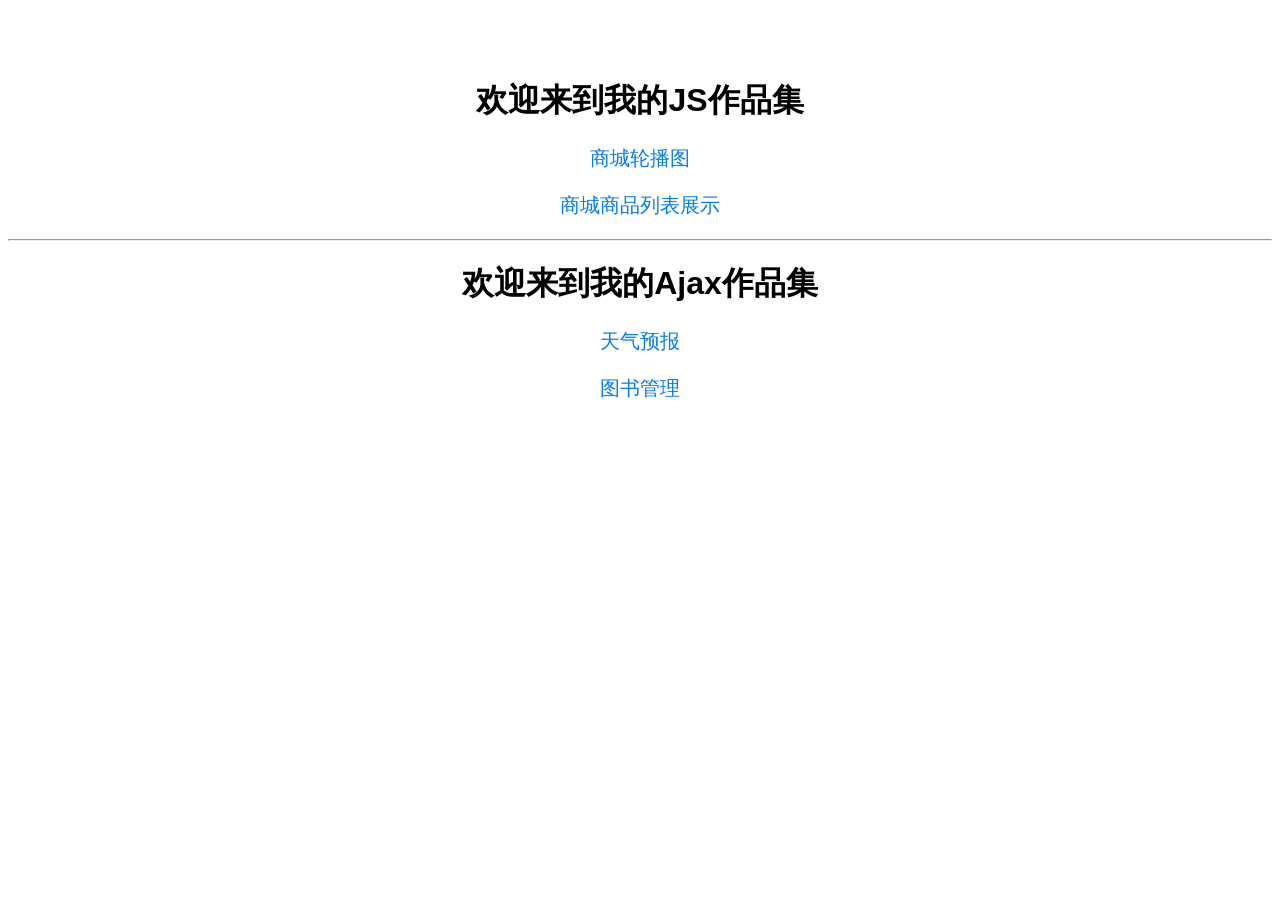
<file: index.html>
<!DOCTYPE html>
<html lang="en">
<head>
    <meta charset="UTF-8">
    <meta name="viewport" content="width=device-width, initial-scale=1.0">
    <title>前端项目</title>
    <style>
        body { font-family: sans-serif; text-align: center; padding-top: 50px; }
        ul { list-style: none; padding: 0; }
        li { margin: 20px 0; }
        a { text-decoration: none; color: #007bff; font-size: 20px; }
        a:hover { text-decoration: underline; }
    </style>
</head>
<body>
    <h1>欢迎来到我的JS作品集</h1>
    <ul>
        <li><a href="./banners/index.html">商城轮播图</a></li>
        <li><a href="./goodsList/index.html">商城商品列表展示</a></li>
    </ul>
    <hr/>
    <h1>欢迎来到我的Ajax作品集</h1>
    <ul>
        <li><a href="./weather/index.html">天气预报</a></li>
        <li><a href="./booksManage/index.html">图书管理</a></li>
    </ul>
</body>
</html>
</file>
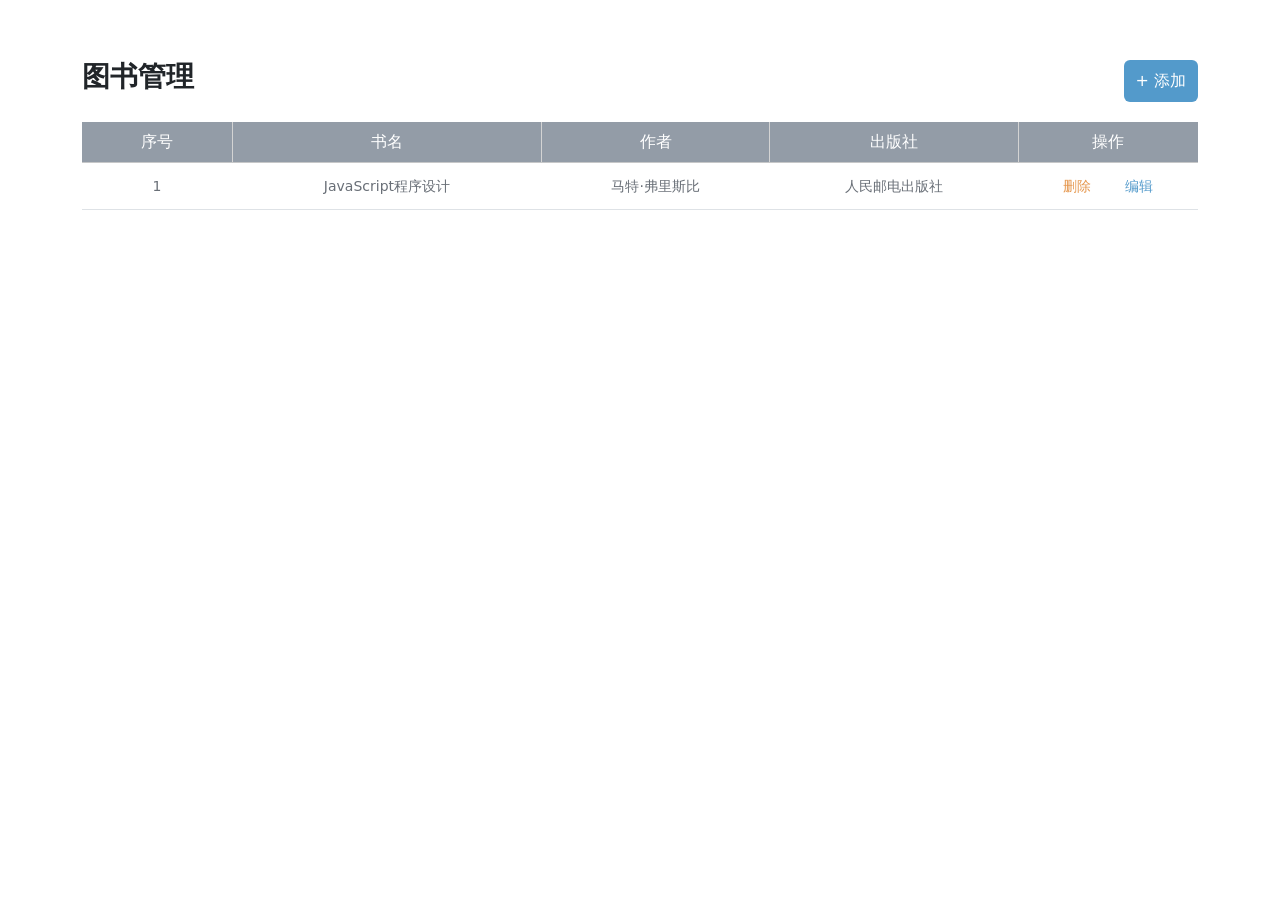
<file: booksManage/index.html>
<!DOCTYPE html>
<html lang="en">

<head>
  <meta charset="UTF-8">
  <meta http-equiv="X-UA-Compatible" content="IE=edge">
  <meta name="viewport" content="width=device-width, initial-scale=1.0">
  <title>案例-图书管理</title>
  <!-- 字体图标 -->
  <link rel="stylesheet" href="https://at.alicdn.com/t/c/font_3736758_vxpb728fcyh.css">
  <!-- 引入bootstrap.css -->
  <link href="https://cdn.bootcdn.net/ajax/libs/twitter-bootstrap/5.2.3/css/bootstrap.min.css" rel="stylesheet">
  <!-- 核心样式 -->
  <link rel="stylesheet" href="./index.css">
</head>

<body>
  <!-- 主体区域 -->
  <div class="container">
    <!-- 头部标题和添加按钮 -->
    <div class="top">
      <h3>图书管理</h3>
      <button type="button" class="btn btn-primary plus-btn" data-bs-toggle="modal" data-bs-target=".add-modal"> + 添加
      </button>
    </div>
    <!-- 数据列表 -->
    <table class="table">
      <thead class="table-light">
        <tr>
          <th style="width: 150px;">序号</th>
          <th>书名</th>
          <th>作者</th>
          <th>出版社</th>
          <th style="width: 180px;">操作</th>
        </tr>
      </thead>
      <tbody class="list">
        <tr>
          <td>1</td>
          <td>JavaScript程序设计</td>
          <td>马特·弗里斯比</td>
          <td>人民邮电出版社</td>
          <td>
            <span class="del">删除</span>
            <span class="edit">编辑</span>
          </td>
        </tr>
      </tbody>
    </table>
  </div>
  <!-- 新增-弹出框 -->
  <div class="modal fade add-modal">
    <!-- 中间白色区域 -->
    <div class="modal-dialog">
      <div class="modal-content">
        <div class="modal-header top">
          <span>添加图书</span>
          <button type="button" class="btn-close" aria-label="Close" data-bs-dismiss="modal"></button>
        </div>
        <div class="modal-body form-wrap">
          <!-- 新增表单 -->
          <form class="add-form">
            <div class="mb-3">
              <label for="bookname" class="form-label">书名</label>
              <input type="text" class="form-control bookname" placeholder="请输入书籍名称" name="bookname">
            </div>
            <div class="mb-3">
              <label for="author" class="form-label">作者</label>
              <input type="text" class="form-control author" placeholder="请输入作者名称" name="author">
            </div>
            <div class="mb-3">
              <label for="publisher" class="form-label">出版社</label>
              <input type="text" class="form-control publisher" placeholder="请输入出版社名称" name="publisher">
            </div>
          </form>
        </div>
        <div class="modal-footer btn-group">
          <button type="button" class="btn btn-primary" data-bs-dismiss="modal"> 取消 </button>
          <button type="button" class="btn btn-primary add-btn"> 保存 </button>
        </div>
      </div>
    </div>
  </div>
  <!-- 编辑-弹出框 -->
  <div class="modal fade edit-modal">
    <!-- 中间白色区域 -->
    <div class="modal-dialog">
      <div class="modal-content">
        <div class="modal-header top">
          <span>编辑图书</span>
          <button type="button" class="btn-close" aria-label="Close" data-bs-dismiss="modal"></button>
        </div>
        <div class="modal-body form-wrap">
          <!-- 编辑表单 -->
          <form class="edit-form">
            <input type="hidden" class="id" name="id">
            <div class="mb-3">
              <label for="bookname" class="form-label">书名</label>
              <input type="text" class="form-control bookname" placeholder="请输入书籍名称" name="bookname">
            </div>
            <div class="mb-3">
              <label for="author" class="form-label">作者</label>
              <input type="text" class="form-control author" placeholder="请输入作者名称" name="author">
            </div>
            <div class="mb-3">
              <label for="publisher" class="form-label">出版社</label>
              <input type="text" class="form-control publisher" placeholder="请输入出版社名称" name="publisher">
            </div>
          </form>
        </div>
        <div class="modal-footer btn-group">
          <button type="button" class="btn btn-primary" data-bs-dismiss="modal"> 取消 </button>
          <button type="button" class="btn btn-primary edit-btn"> 修改 </button>
        </div>
      </div>
    </div>
  </div>
  <script src="https://cdn.bootcdn.net/ajax/libs/axios/1.2.0/axios.min.js"></script>
  <script src="./js/form-serialize.js"></script>
  <script src="https://cdn.bootcdn.net/ajax/libs/twitter-bootstrap/5.2.3/js/bootstrap.min.js"></script>
  <!-- 核心逻辑 -->
  <script src="./js/index.js"></script>
</body>

</html>
</file>
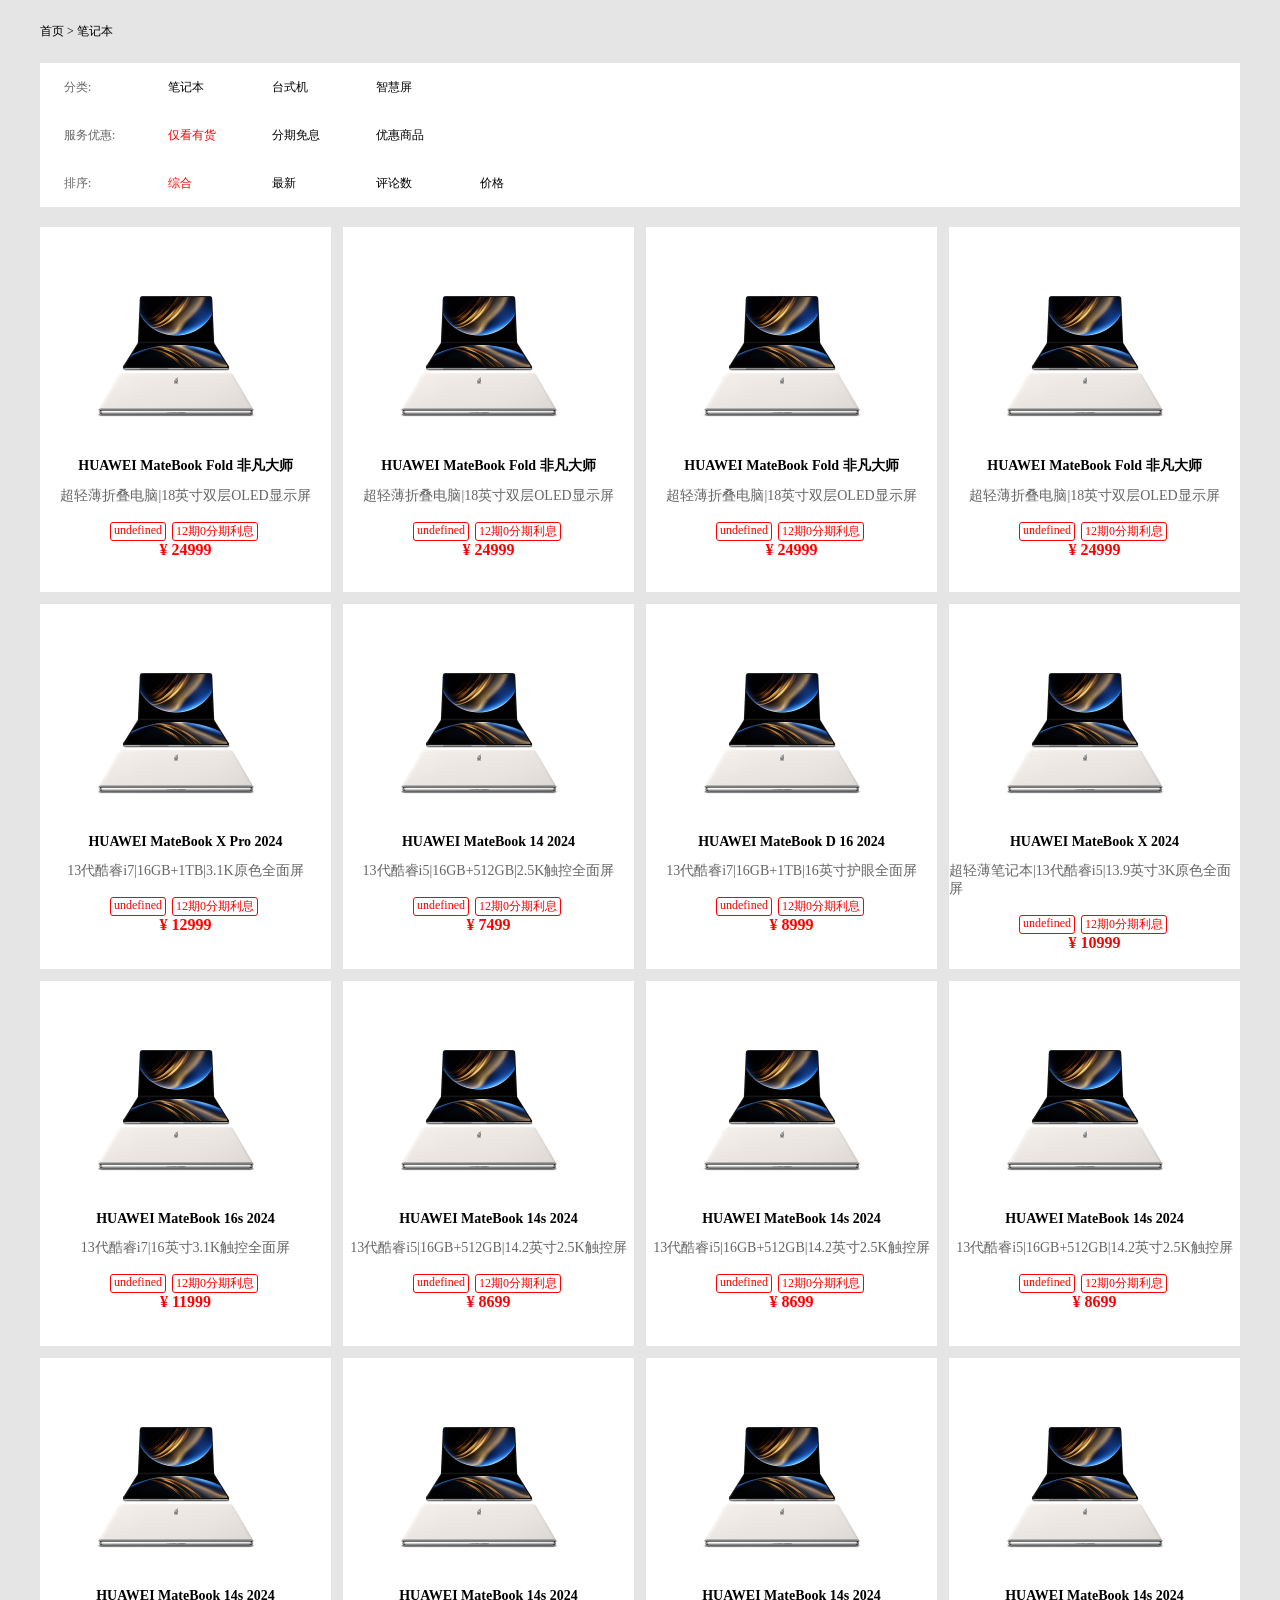
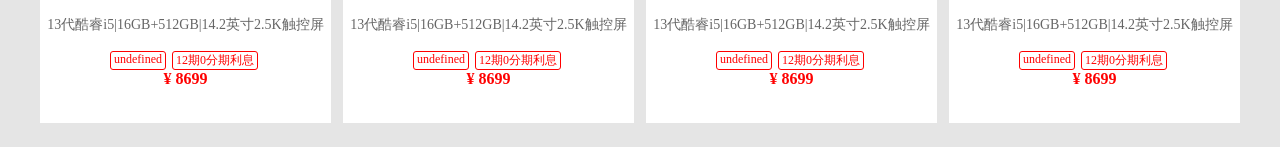
<file: goodsList/index.html>
<!DOCTYPE html>
<html lang="en">
<head>
    <meta charset="UTF-8">
    <meta name="viewport" content="width=device-width, initial-scale=1.0">
    <title>Document</title>
   <link rel="stylesheet" href="./css/reset.css">
   <link rel="stylesheet" href="./css/common.css">
   <link rel="stylesheet" href="./css/product.css"> 
</head>
<body>
    <!-- 商品展示 -->
      <div class="wrapper">
        <!-- 面包屑导航 -->
        <div class="crumbs">
        <span class="item">首页</span>
        <span>&gt;</span>
        <span class="item">笔记本</span>
        </div>
      <!-- 对内容的操作-->
       <div class="operation">
        <ul class="row category">
            <li class="item">分类: </li>
            <li class="item">笔记本</li>
            <li class="item">台式机</li>
            <li class="item">智慧屏</li>
        </ul> 
        <ul class="row discounty">
            <li class="item">服务优惠: </li>
            <li class="item active">仅看有货</li>
            <li class="item">分期免息</li>
            <li class="item">优惠商品</li>
        </ul>
         <ul class="row sort">
            <li class="item">排序: </li>
            <li class="item active">综合</li>
            <li class="item">最新</li>
            <li class="item">评论数</li>
            <li class="item">价格</li>

         </ul>
       </div>
        <!-- 商品列表 -->
         <ul class="product">      
         </ul> 
          </div>
        <script src="./Json/product_data.js"></script>
       <script>
            //资源服务器路径
            var serverPath="https://res.vmallres.com/pimages"
            //1.动态展示商品列表数据
            var productsEl = document.querySelector(".product");
            //2.服务优惠的筛选
            var operationEl = document.querySelector(".operation");
            var discountEl = operationEl.querySelector(".discounty");
            var discountFilters = []
            for (var i = 1;i<discountEl.children.length;i++){
                var discountItemEl = discountEl.children[i];
                discountItemEl.onclick=function(){
                    this.classList.toggle("active");
                    if(this.classList.contains("active")){
                        discountFilters.push(this.textContent.trim());
                    }else{
                     var filterItem = this.textContent.trim();
                     var filterIndex = discountFilters.findIndex(function(item){
                        return item === filterItem
                     })
                     discountFilters.splice(filterIndex,1);
                    }
                    //过滤resultList
                     filterResultList(); // 修复：调用正确的函数名
                }
                    
            }
            //3.根据服务优惠的筛选结果展示商品
            //封装过滤函数
            //思路:  1.获取服务优惠中的item
                //   2.监听item的的点击 *切换active
                //   3.根据item的点击获取filterItem *将其放在一个数组里面
                //   4.根据最新的filter,过滤数据 *filterResultListAction
                //   5.根据最新的过滤结果展示商品 *showResultListAction
            var showResultList= resultList;
            function filterResultList( ) {
                showResultList=resultList.filter(function(item){ // 修复：更新全局变量而不是创建局部变量
                    var isFlag = true
                 for(var filterItem of discountFilters){
                    if(!item.service.includes(filterItem)){
                        isFlag = false
                        break
                    }
                 }
                 return isFlag
                })
               showResultListAction()
            }
             //4./封装函数 通过for循环展示商品
           showResultListAction()
           function showResultListAction() {
            productsEl.innerHTML="";
              for (var i=0 ; i<showResultList.products.length;i++){
                //获取一条数据
                var resultItem = showResultList.products[i];
                //将一条数据转成界面一个item
               var itmlEl=document.createElement("li");
                itmlEl.className="item";
                //将item添加到商品列表中
                productsEl.appendChild(itmlEl);
                itmlEl.innerHTML=`
                 <li class="item">
                <a href="#">
                   <img class="album" src="./img/product_01.png" alt="">
                    <div class="name">${resultItem.name}</div>
                    <div class="discount">${resultItem.description}</div>
                    <div class="service">
                        <span class="tip">${resultItem.service}</span>
                        <span class="tip">12期0分期利息</span>
                    </div>
                           <div class="price">¥ ${resultItem.price}</div>
                </a>
            </li>
                `
                }
                  //添加空的item
             for (var i=0;i<3;i++){
                var itemEl = document.createElement("li")
                itemEl.classList.add("item")
                itemEl.classList.add("empty")
                productsEl.append(itemEl)
             }

           }
        </script>
</body>
</html>
</file>
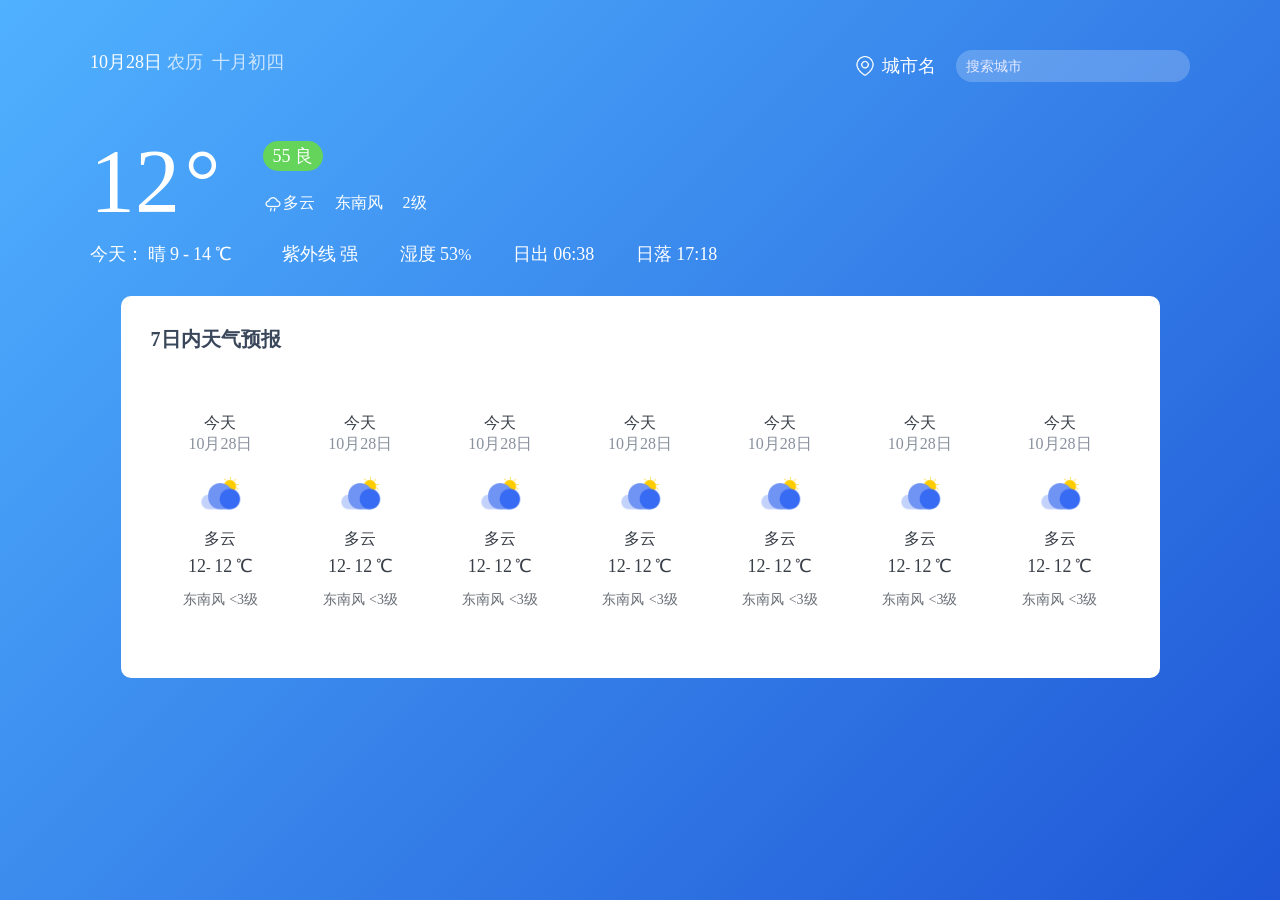
<file: weather/index.html>
<!DOCTYPE html>
<html lang="zh-CN">

<head>
  <meta charset="UTF-8">
  <meta http-equiv="X-UA-Compatible" content="IE=edge">
  <meta name="viewport" content="width=device-width, initial-scale=1.0">
  <link rel="stylesheet" href="./css/reset.css">
  <link rel="stylesheet" href="./css/index.css">
  <title>案例_天气预报</title>
</head>

<body>
  <div class="container">
    <!-- 顶部 -->
    <div class="top-box">
      <div class="title">
        <span class="dateShort">10月28日</span>
        <span class="calendar">农历&nbsp;
          <span class="dateLunar">十月初四</span>
        </span>
      </div>
      <div class="search-box">
        <div class="location">
          <img src="./imgs/定位.png" alt="">
          <span class="area">城市名</span>
        </div>
        <!-- 搜索框+搜索列表 -->
        <div class="search">
          <input type="text" class="search-city" placeholder="搜索城市">
          <ul class="search-list">
            <li class="city-item">北京市</li>
          </ul>
        </div>
      </div>
    </div>
    <!-- 当前天气 -->
    <div class="weather-box">
      <div class="tem-box">
        <span class="temp">
          <span class="temperature">12</span>
          <span>°</span>
        </span>
      </div>
      <div class="climate-box">
        <div class="air">
          <span class="psPm25">55</span>
          <span class="psPm25Level">良</span>
        </div>
        <ul class="weather-list">
          <li>
            <img src="./imgs/小雨-line.png" class="weatherImg" alt="">
            <span class="weather">多云</span>
          </li>
          <li class="windDirection">东南风</li>
          <li class="windPower">2级</li>
        </ul>
      </div>
    </div>
    <div class="today-weather">
      <div class="range-box">
        <span>今天：</span>
        <span class="range">
          <span class="weather">晴</span>
          <span class="temNight">9</span>
          <span>-</span>
          <span class="temDay">14</span>
          <span>℃</span>
        </span>
      </div>
      <ul class="sun-list">
        <li>
          <span>紫外线</span>
          <span class="ultraviolet">强</span>
        </li>
        <li>
          <span>湿度</span>
          <span class="humidity">53</span>%
        </li>
        <li>
          <span>日出</span>
          <span class="sunriseTime">06:38</span>
        </li>
        <li>
          <span>日落</span>
          <span class="sunsetTime">17:18</span>
        </li>
      </ul>
    </div>
    <!-- 周天气预报 -->
    <div class="week-weather-box">
      <div class="title">7日内天气预报</div>
      <ul class="week-wrap">
        <li class="item">
          <div class="date-box">
            <span class="dateFormat">今天</span>
            <span class="date">10月28日</span>
          </div>
          <img src="./imgs/多云.png" alt="" class="weatherImg">
          <span class="weather">多云</span>
          <div class="temp">
            <span class="temNight">12</span>-
            <span class="temDay">12</span>
            <span>℃</span>
          </div>
          <div class="wind">
            <span class="windDirection">东南风</span>
            <span class="windPower">&lt;3级</span>
          </div>
        </li>
        <li class="item">
          <div class="date-box">
            <span class="dateFormat">今天</span>
            <span class="date">10月28日</span>
          </div>
          <img src="./imgs/多云.png" alt="" class="weatherImg">
          <span class="weather">多云</span>
          <div class="temp">
            <span class="temDay">12</span>-
            <span class="temNight">12</span>
            <span>℃</span>
          </div>
          <div class="wind">
            <span class="windDirection">东南风</span>
            <span class="windPower">&lt;3级</span>
          </div>
        </li>
        <li class="item">
          <div class="date-box">
            <span class="dateFormat">今天</span>
            <span class="date">10月28日</span>
          </div>
          <img src="./imgs/多云.png" alt="" class="weatherImg">
          <span class="weather">多云</span>
          <div class="temp">
            <span class="temDay">12</span>-
            <span class="temNight">12</span>
            <span>℃</span>
          </div>
          <div class="wind">
            <span class="windDirection">东南风</span>
            <span class="windPower">&lt;3级</span>
          </div>
        </li>
        <li class="item">
          <div class="date-box">
            <span class="dateFormat">今天</span>
            <span class="date">10月28日</span>
          </div>
          <img src="./imgs/多云.png" alt="" class="weatherImg">
          <span class="weather">多云</span>
          <div class="temp">
            <span class="temDay">12</span>-
            <span class="temNight">12</span>
            <span>℃</span>
          </div>
          <div class="wind">
            <span class="windDirection">东南风</span>
            <span class="windPower">&lt;3级</span>
          </div>
        </li>
        <li class="item">
          <div class="date-box">
            <span class="dateFormat">今天</span>
            <span class="date">10月28日</span>
          </div>
          <img src="./imgs/多云.png" alt="" class="weatherImg">
          <span class="weather">多云</span>
          <div class="temp">
            <span class="temDay">12</span>-
            <span class="temNight">12</span>
            <span>℃</span>
          </div>
          <div class="wind">
            <span class="windDirection">东南风</span>
            <span class="windPower">&lt;3级</span>
          </div>
        </li>
        <li class="item">
          <div class="date-box">
            <span class="dateFormat">今天</span>
            <span class="date">10月28日</span>
          </div>
          <img src="./imgs/多云.png" alt="" class="weatherImg">
          <span class="weather">多云</span>
          <div class="temp">
            <span class="temDay">12</span>-
            <span class="temNight">12</span>
            <span>℃</span>
          </div>
          <div class="wind">
            <span class="windDirection">东南风</span>
            <span class="windPower">&lt;3级</span>
          </div>
        </li>
        <li class="item">
          <div class="date-box">
            <span class="dateFormat">今天</span>
            <span class="date">10月28日</span>
          </div>
          <img src="./imgs/多云.png" alt="" class="weatherImg">
          <span class="weather">多云</span>
          <div class="temp">
            <span class="temDay">12</span>-
            <span class="temNight">12</span>
            <span>℃</span>
          </div>
          <div class="wind">
            <span class="windDirection">东南风</span>
            <span class="windPower">&lt;3级</span>
          </div>
        </li>
      </ul>
    </div>
  </div>
  <!-- 自己封装myAxios函数 -->
  <script src="./js/my-axios.js"></script>
  <!-- 搜索框+下拉菜单出现逻辑 -->
  <script src="./js/search.js"></script>
  <!-- 核心js -->
  <script src="./js/index.js"></script>
</body>

</html>
</file>
<file: booksManage/index.css>
/* 公共*/
html,
body {
  width: 100%;
  height: 100%;
}

.container {
  width: 1340px;
  margin: 0 auto;
  padding-top: 60px;
  box-sizing: border-box;
}

/* alert提示框 */
.toast {
  position: fixed;
  top: 20px;
  left: 50%;
  transform: translateX(-50%);
}

.toast .toast-body {
  padding: 0 !important;
}

.toast .alert-success {
  margin-bottom: 0 !important;
}

/* 头部导航 */
.container .top {
  display: flex;
  justify-content: space-between;
}

.container .top h3 {
  font-weight: 900;
}

.container .top .plus-btn {
  background-color: #539ACB !important;
  color: #fff;
  border: none;
}

/* 表格部分 */
.table {
  margin-top: 20px;
  text-align: center;
  font-size: 14px;
}

.table-light th {
  background-color: #939CA7 !important;
  color: #ffffff;
  font-family: PingFangSC-Medium;
  font-size: 16px;
  text-align: center;
  font-weight: 500;
  border-right: 1px solid lightgray;
}

.table-light th:last-of-type {
  border-right: none;
}

/* 表格内容 */
.table tbody td {
  color: #696F77;
}

.table .del {
  color: #E5964C;
  margin-right: 30px;
}

.table .edit {
  color: #539ACB;
}

.table tbody tr {
  height: 30px;
  line-height: 30px;
}

.table tbody tr td:last-of-type span {
  cursor: pointer;
}

/* 弹出层 */
.modal .top {
  display: flex;
  justify-content: center;
  background-color: #F0F3F7;
  padding: 15px 0;
  width: 100%;
  position: relative;
  color: #1E2023;
}

/* 右上角-关闭按钮 */
.modal .btn-close {
  font-size: 12px;
  position: absolute;
  top: 50%;
  transform: translateY(-50%);
  right: 23px;
  /* 覆盖bootstrap样式 */
  margin: 0;
  padding: 0;
}

/* 表单容器 */
.form-wrap {
  box-sizing: border-box;
  background-color: white;
  padding: 40px;
}

.form-wrap .form-label {
  color: #696F77;
}

/* 修改输入框默认占位文字
    webkit内核, firefox18-, firfox19+, 其他
    */
.form-wrap input::-webkit-input-placeholder {
  color: #BFBFBF !important;
  font-size: 14px;
}


/* 底部按钮组 */
.modal-footer{
  border-top: 0;
}
.btn-group {
  text-align: center;
  width: 100%;
}

/* 修改bs的按钮弹性布局-改成自己设置大小 */
.btn-group,
.btn-group-vertical {
  display: block;
}

.btn-group button {
  width: 120px
}

.btn-group button:first-of-type {
  border: 1px solid #E3E3E3;
  background-color: #fff;
  color: black;
  margin-right: 60px;
}

.btn-group button:last-of-type {
  background-color: #539ACB;
}

.alert-success {
  border-color: transparent;
}

.toast {
  border: none;
}
</file>
<file: goodsList/css/common.css>
body {
    font-size: 14px;
    background-color: #e5e5e5;
}
.wrapper {
    width: 1200px;
    margin: 0 auto;
}
</file>
<file: goodsList/css/product.css>
.crumbs {
        height: 63px;
        line-height: 63px;
        font-size: 12px;
    }
    .crumbs .item:last-child {
        color:  #000;
    }
    .operation {
    background-color:  #fff;
    padding: 0 24px;
    }
     .operation .row li.item {
            cursor: pointer;
        }
    .operation > .row {
        display: flex;
    }
    .operation > .row .item {
        width: 104px;
        height: 48px;
        line-height: 48px;
        font-size: 12px;
        color: #000;
    }
        .operation > .row .item:first-child {
            color: #666;
            cursor: auto;
        }
        .operation > .row .item.active {
            color: red;
        }
        .product {
            display: flex;
            flex-wrap: wrap;
            margin-top: 20px;
            justify-content: space-between;
        }
        .product > .item {
            width: 291px;
            height: 365px;
            background-color: #fff;
            margin-bottom: 12px;
        }
        .product >.item.empty{
            height: 0;
        }
        .product > .item:hover {
            box-shadow: 0 0 10px 5px rgba(0, 0, 0, .1);
        }
        .product > .item a{
            display: flex;
            flex-direction: column;
            align-items: center;
        }
        .product > .item .album{
            height: 200px;
            width: 200px;
            margin:30px 20px 0 0;
        }
        .product > .item .name{
            font-weight: 700;
            color: #000;
        }
        .product > .item .discount{
            margin: 12px 0;
            color: #666;
        }
        .product > .item .price{
            font-weight: 700;
            font-size: 16px;
            color: red;
        }
        .product > .item .service{
            display: flex;
            justify-content: center;
            margin: 5px 3px 0 0;
        }
        .product > .item .service .tip{
            margin: 0 3px;
            padding: 0 3px;
            font-size: 12px;
            border: 1px solid red;
            border-radius: 3px;
            color: red;
        }
</file>
<file: weather/css/index.css>
html,
body {
  height: 100%;
}

body {
  background-image: linear-gradient(135deg, #50B1FF 0%, #1F57D6 100%);
}

.container {
  width: 1200px;
  margin: 0 auto;
  height: 100%;
}

/* 顶部 */
.top-box {
  display: flex;
  padding: 50px;
  justify-content: space-between;
}

/* 日期 */
.top-box .title .data {
  color: white;
  margin-right: 20px;
}

/* 农历 */
.top-box .title .calendar {
  opacity: .72;
}

/* 搜索区域 */
.search-box {
  display: flex;
  justify-content: space-between;
  align-items: center;
}

.search-box .location {
  display: flex;
  align-items: center;
  margin-right: 20px;
  font-size: 16px;
}

.search-box .location img {
  width: 20px;
  height: 20px;
  margin-right: 7.1px;
}

.search-box .search-city {
  width: 234px;
  height: 32px;
  border: none;
  border-radius: 16px;
  padding-left: 10px;
  background-color: rgba(255, 255, 255, .2);
  color: white;
  font-size: 14px;
}

.search {
  position: relative;
}

/* 搜索列表 */
.search-list {
  width: 100%;
  height: 200px;
  overflow-y: scroll;
  background-color: #fff;
  position: absolute;
  left: 0;
  top: 40px;
  display: none;
}
.search-list.show{
  display: block;
}
.search-list::-webkit-scrollbar{
  display: none;
}
.search-list li{
  color: black;
  font-size: 14px;
  padding: 15px 10px;
}
.search-list li:hover{
  background-color: lightgray;
}

/* 当前天气 */
.weather-box {
  display: flex;
  padding-left: 50px;
  align-items: flex-end;
}

.weather-box .tem-box {
  margin-right: 42px;
  display: flex;
  flex-direction: column;
}

.weather-box .tem-box .temp span{
  font-size: 90px;
  display: inline-block;
  height: 100px;
  margin-bottom: 10px;
  line-height: 100px;
}

.climate-box .air {
  display: inline;
  padding: 5px 10px;
  height: 32px;
  border-radius: 16px;
  background: #65D45A;
  text-align: center;
  line-height: 32px;
  font-family: PingFangSC-Medium;
  font-size: 18px;
  color: #FFFFFF;
  letter-spacing: 0;
  font-weight: 500;
}

.climate-box .weather-list {
  display: flex;
  align-items: flex-end;
  margin-top: 21px;
  margin-bottom: 28px;
}

.climate-box .weather-list li img {
  width: 20px;
  height: 20px;
}

.climate-box .weather-list li {
  margin-right: 20px;
}

.climate-box .weather-list li,
.climate-box .weather-list span {
  display: flex;
  align-items: center;
  font-size: 16px;
}

/* 今日详细天气 */
.today-weather{
  display: flex;
  padding-left: 50px;
}
.today-weather .range-box,
.today-weather .range {
  font-size: 16px;
}

.today-weather .sun-list {
  display: flex;
  align-items: center;
  margin-left: 50px;
}

.today-weather .sun-list li {
  font-size: 16px;
  margin-right: 42px;
}

/* 周天气预报 */
.week-weather-box {
  height: 382px;
  border-radius: 10px;
  background-color: #fff;
  width: 1039px;
  margin: 30px auto;
  padding: 30px;
}
.week-weather-box .title {
  font-size: 20px;
  color: #3A475A;
  letter-spacing: 0;
  font-weight: 600;
}
/* 列表 */
.week-wrap {
  display: flex;
  margin: 0 auto;
  margin-top: 30px;
}
.week-wrap .item {
  width: 150px;
  height: 254px;
  cursor: pointer;
  text-align: center;
  display: flex;
  flex-direction: column;
  align-items: center;
  padding-top: 30px;
}
.week-wrap .item:hover {
  background: #F7FAFF;
  border-radius: 10px;
}

.week-wrap .item span{
  color: #393F48;
}

.week-wrap .item .date-box {
  display: flex;
  flex-direction: column;
  align-items: center;
  margin-bottom: 4px;
}

.week-wrap .item .date-box .dateFormat {
  font-size: 16px;
  color: #393F48;
  letter-spacing: 0;
  text-align: center;
  font-weight: 400;
}
.week-wrap .item .date-box .date {
  font-size: 16px;
  color: #88909D;
  letter-spacing: 0;
  text-align: center;
  font-weight: 400;
}

.week-wrap .item img {
  width: 46px;
  height: 46px;
  margin: 12px 0 12px;
}

.week-wrap .item .weather {
  font-size: 16px;
  color: #393F48;
  letter-spacing: 0;
  text-align: center;
  font-weight: 400;
  margin-bottom: 4px;
}

.week-wrap .item .temp  {
  font-size: 14px;
  color: #393F48;
  letter-spacing: 0;
  text-align: center;
  font-weight: 500;
  margin-bottom: 10px;
}

.week-wrap .item .wind span {
  font-size: 14px;
  color: #676C74;
  letter-spacing: 0;
  text-align: center;
  font-weight: 400;
}
</file>
